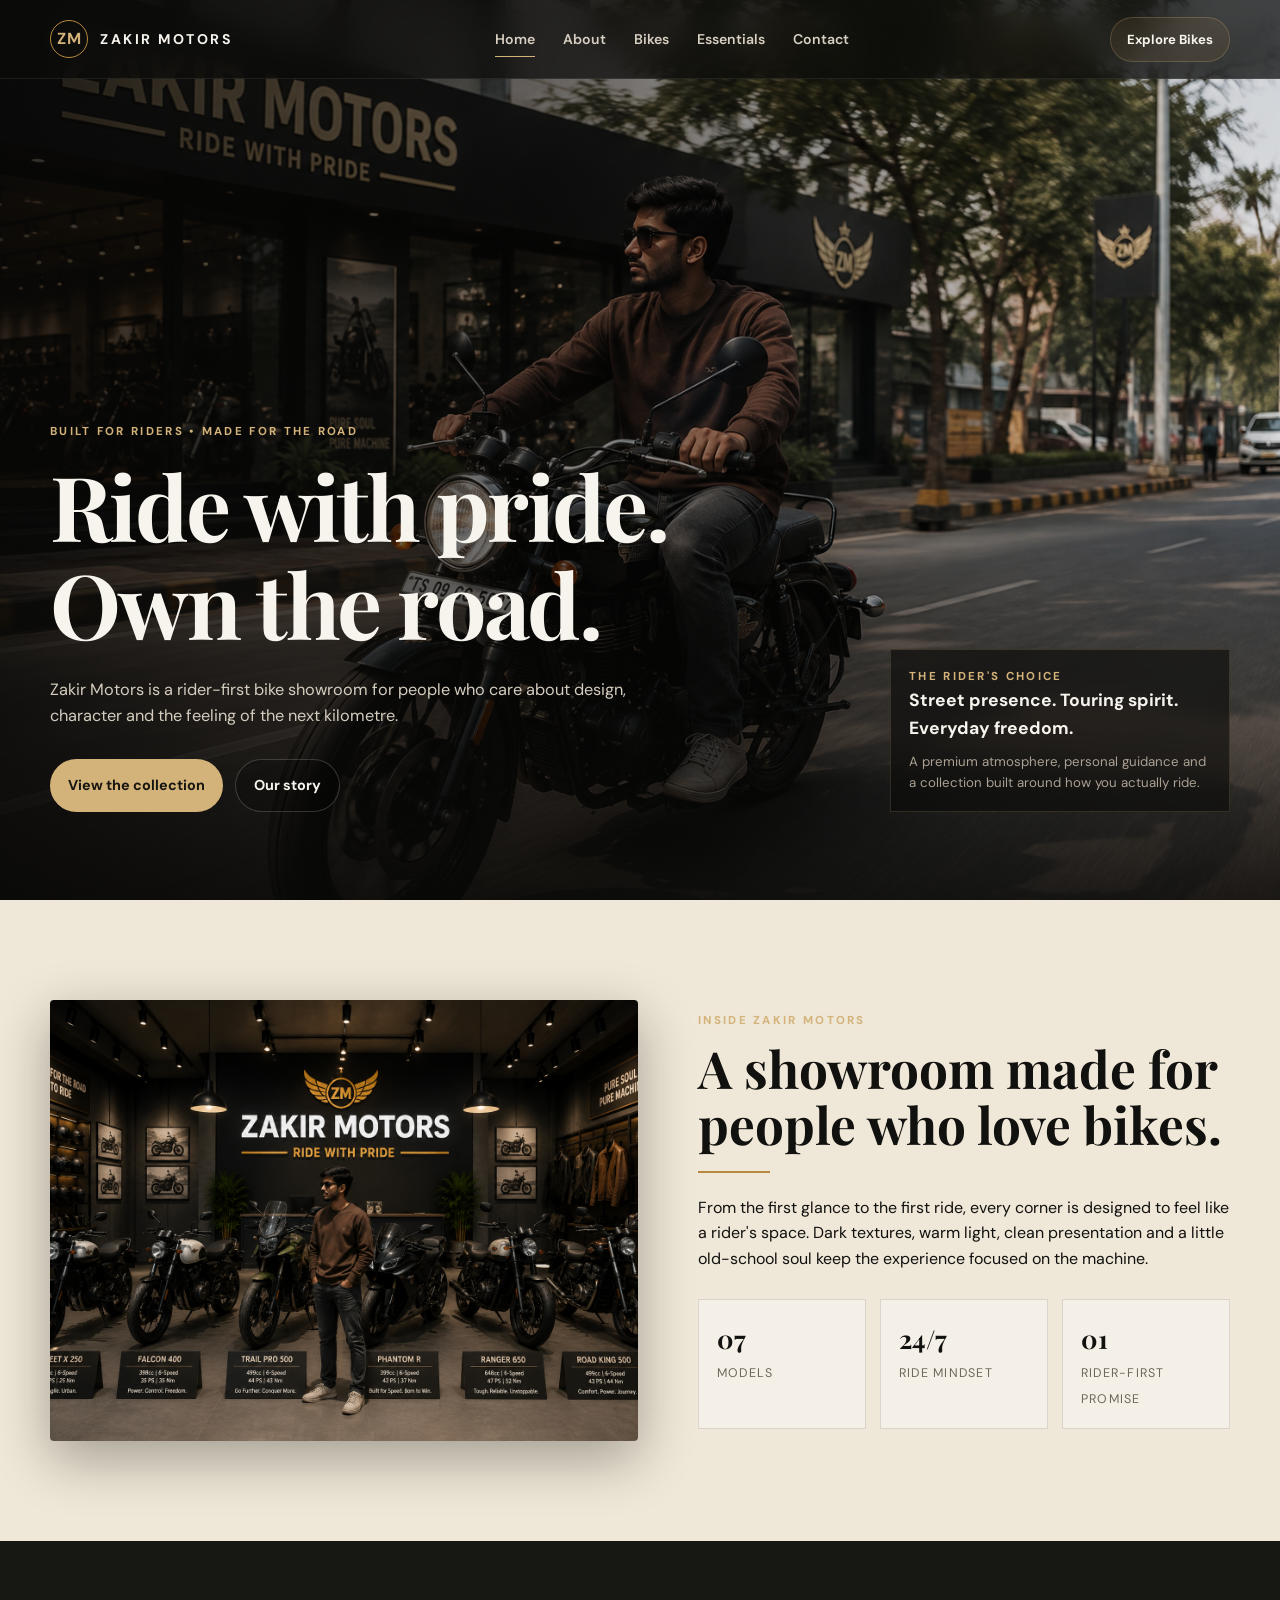
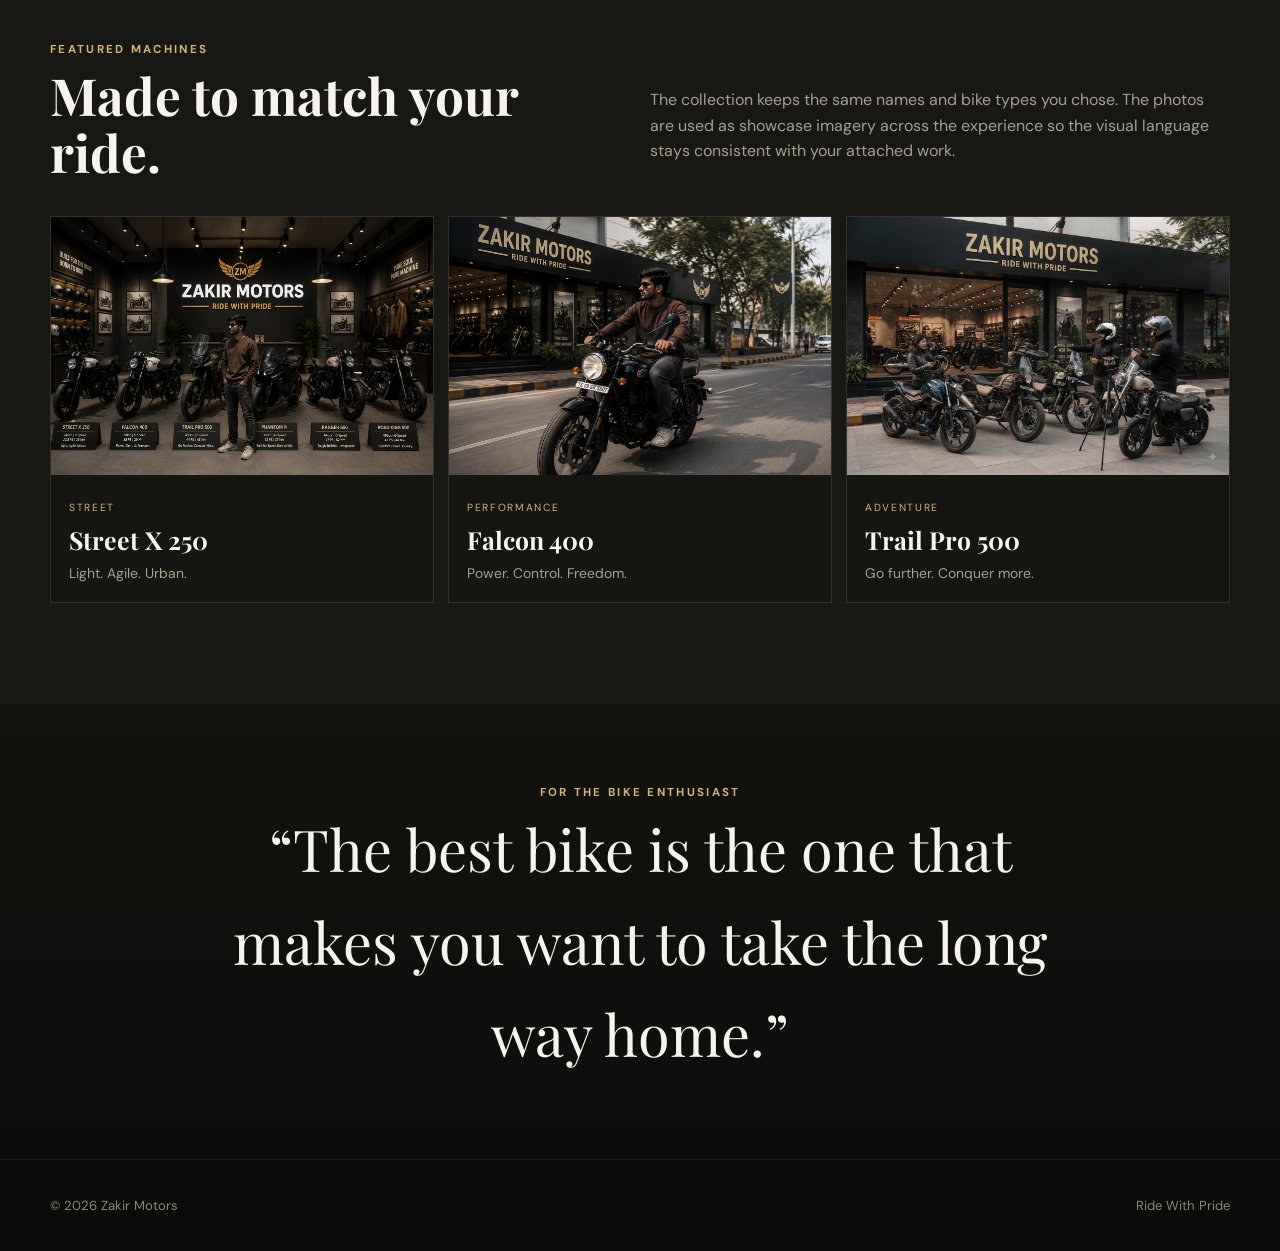
<file: index.html>
<!DOCTYPE html>
<html lang="en">
<head>
  <meta charset="UTF-8">
  <meta name="viewport" content="width=device-width, initial-scale=1.0">
  <title>Zakir Motors | Ride With Pride</title>
  <link rel="stylesheet" href="style.css">
</head>
<body>
<header class="site-header">
  <div class="container nav">
    <a class="brand" href="index.html" target="_blank" rel="noopener">
      <span class="brand-mark">ZM</span><span class="brand-wordmark">ZAKIR MOTORS</span>
    </a>
    <nav class="nav-links">
      <a class="active" href="index.html" target="_blank" rel="noopener">Home</a>
      <a href="about.html" target="_blank" rel="noopener">About</a>
      <a href="bikes.html" target="_blank" rel="noopener">Bikes</a>
      <a href="services.html" target="_blank" rel="noopener">Essentials</a>
      <a href="contact.html" target="_blank" rel="noopener">Contact</a>
    </nav>
    <a class="nav-cta" href="bikes.html" target="_blank" rel="noopener">Explore Bikes</a>
    <button class="menu-btn" aria-label="Open menu">Menu</button>
  </div>
</header>

<main>
  <!-- HERO: The attached riding photo is used here because it naturally carries the showroom identity and rider-focused feel. -->
  <section class="hero">
    <img class="hero-image" src="assets/images/hero-rider.png" alt="Rider on a Zakir Motors bike outside the showroom">
    <div class="container hero-content">
      <div class="hero-grid">
        <div class="hero-copy">
          <div class="eyebrow">Built for riders • Made for the road</div>
          <h1>Ride with pride.<br>Own the road.</h1>
          <p class="lead">Zakir Motors is a rider-first bike showroom for people who care about design, character and the feeling of the next kilometre.</p>
          <div class="hero-actions">
            <a class="btn btn-primary" href="bikes.html" target="_blank" rel="noopener">View the collection</a>
            <a class="btn btn-secondary" href="about.html" target="_blank" rel="noopener">Our story</a>
          </div>
        </div>
        <div class="hero-note">
          <div class="eyebrow">The rider's choice</div>
          <strong>Street presence. Touring spirit. Everyday freedom.</strong>
          <p style="color:#aaa093;margin:8px 0 0;font-size:.83rem;">A premium atmosphere, personal guidance and a collection built around how you actually ride.</p>
        </div>
      </div>
    </div>
  </section>

  <section class="section section-cream">
    <div class="container split">
      <div class="media-frame">
        <img src="assets/images/showroom-collection.png" alt="Zakir Motors showroom collection">
      </div>
      <div>
        <div class="eyebrow">Inside Zakir Motors</div>
        <h2 style="margin-top:10px;">A showroom made for people who love bikes.</h2>
        <div class="gold-line"></div>
        <p>From the first glance to the first ride, every corner is designed to feel like a rider's space. Dark textures, warm light, clean presentation and a little old-school soul keep the experience focused on the machine.</p>
        <div class="stats">
          <div class="stat"><b>07</b><span>Models</span></div>
          <div class="stat"><b>24/7</b><span>Ride mindset</span></div>
          <div class="stat"><b>01</b><span>Rider-first promise</span></div>
        </div>
      </div>
    </div>
  </section>

  <section class="section section-dark">
    <div class="container">
      <div class="section-head">
        <div>
          <div class="eyebrow">Featured machines</div>
          <h2 style="margin-top:8px;">Made to match your ride.</h2>
        </div>
        <p>The collection keeps the same names and bike types you chose. The photos are used as showcase imagery across the experience so the visual language stays consistent with your attached work.</p>
      </div>
      <div class="bike-strip">
        <article class="bike-card"><img src="assets/images/showroom-collection.png" alt="Zakir Motors bike collection"><div class="bike-card-body"><small>Street</small><h3>Street X 250</h3><p>Light. Agile. Urban.</p></div></article>
        <article class="bike-card"><img src="assets/images/hero-rider.png" alt="Rider on a Zakir Motors bike"><div class="bike-card-body"><small>Performance</small><h3>Falcon 400</h3><p>Power. Control. Freedom.</p></div></article>
        <article class="bike-card"><img src="assets/images/rider-community.png" alt="Riders outside Zakir Motors"><div class="bike-card-body"><small>Adventure</small><h3>Trail Pro 500</h3><p>Go further. Conquer more.</p></div></article>
      </div>
    </div>
  </section>

  <section class="quote-band">
    <div class="container">
      <div class="eyebrow">For the bike enthusiast</div>
      <blockquote>“The best bike is the one that makes you want to take the long way home.”</blockquote>
    </div>
  </section>
</main>

<footer><div class="container footer-row"><span>© 2026 Zakir Motors</span><span>Ride With Pride</span></div></footer>
<script src="script.js"></script>
</body>
</html>
</file>
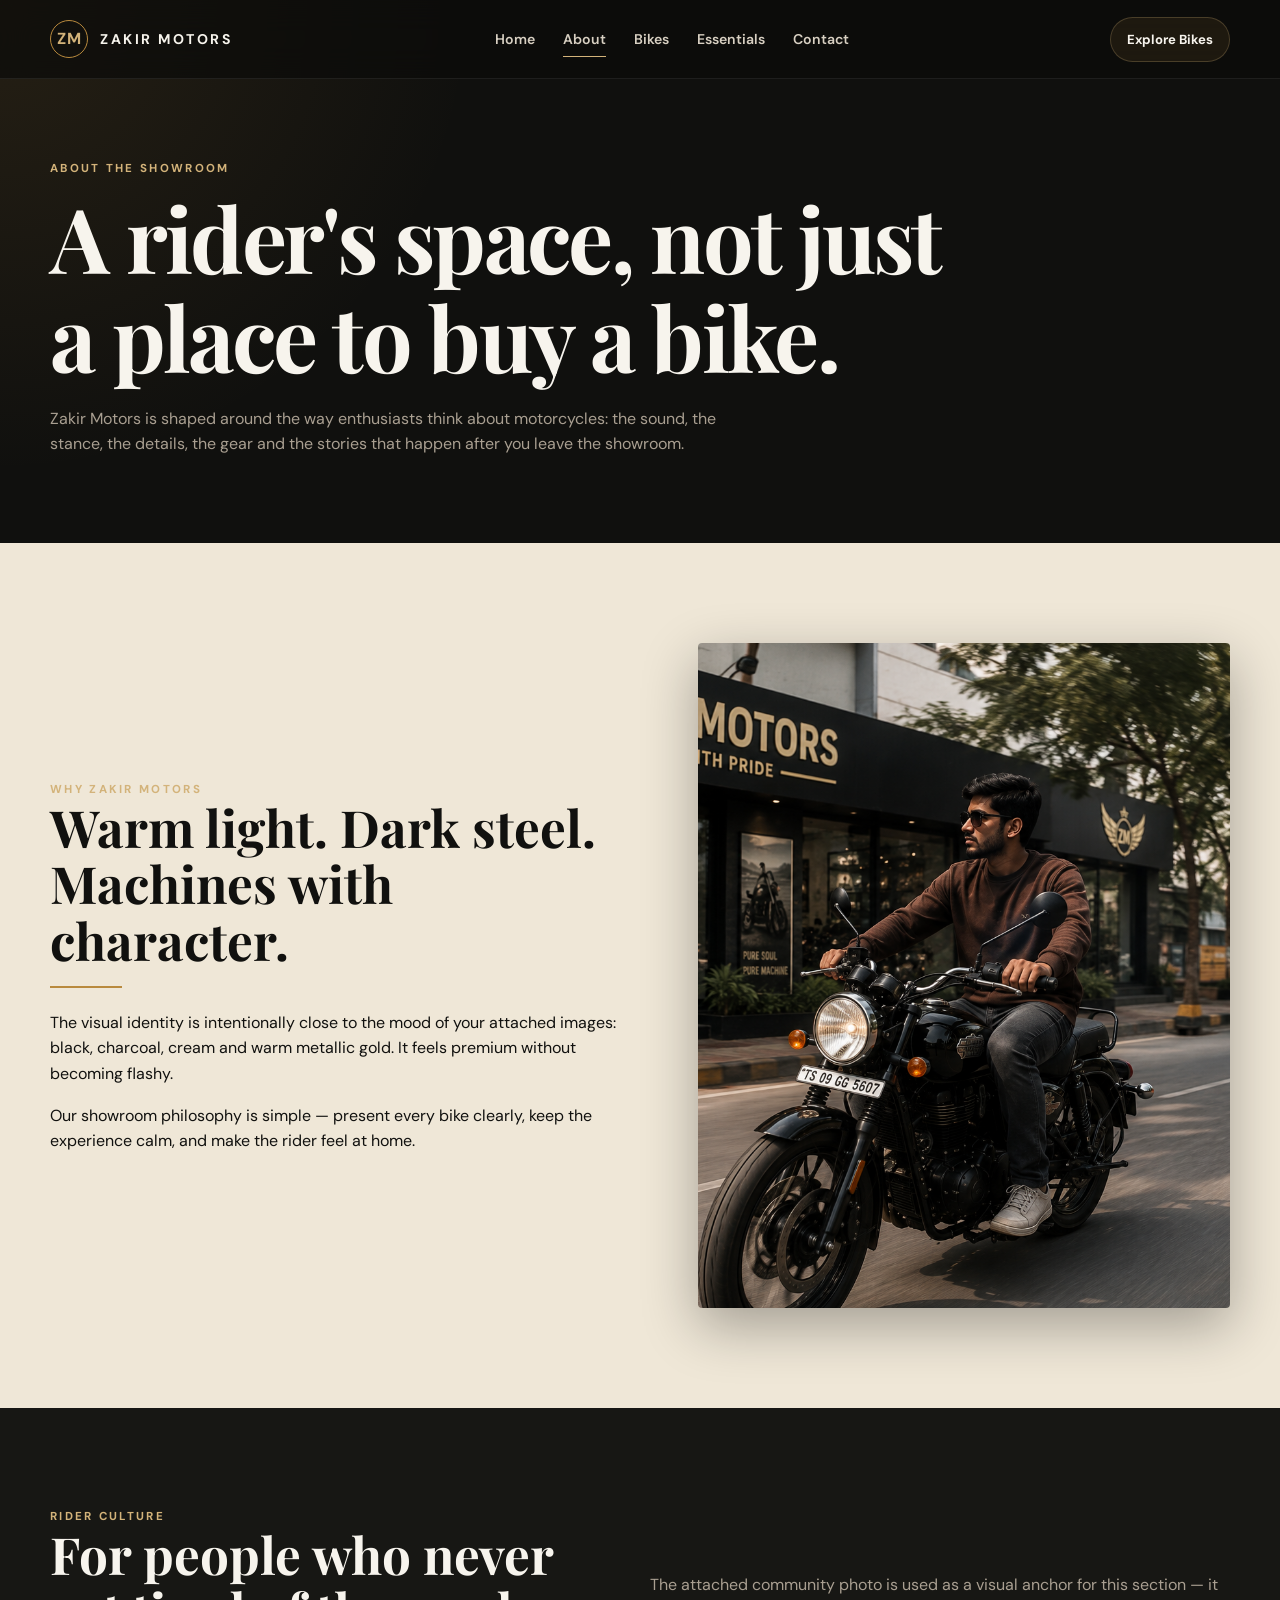
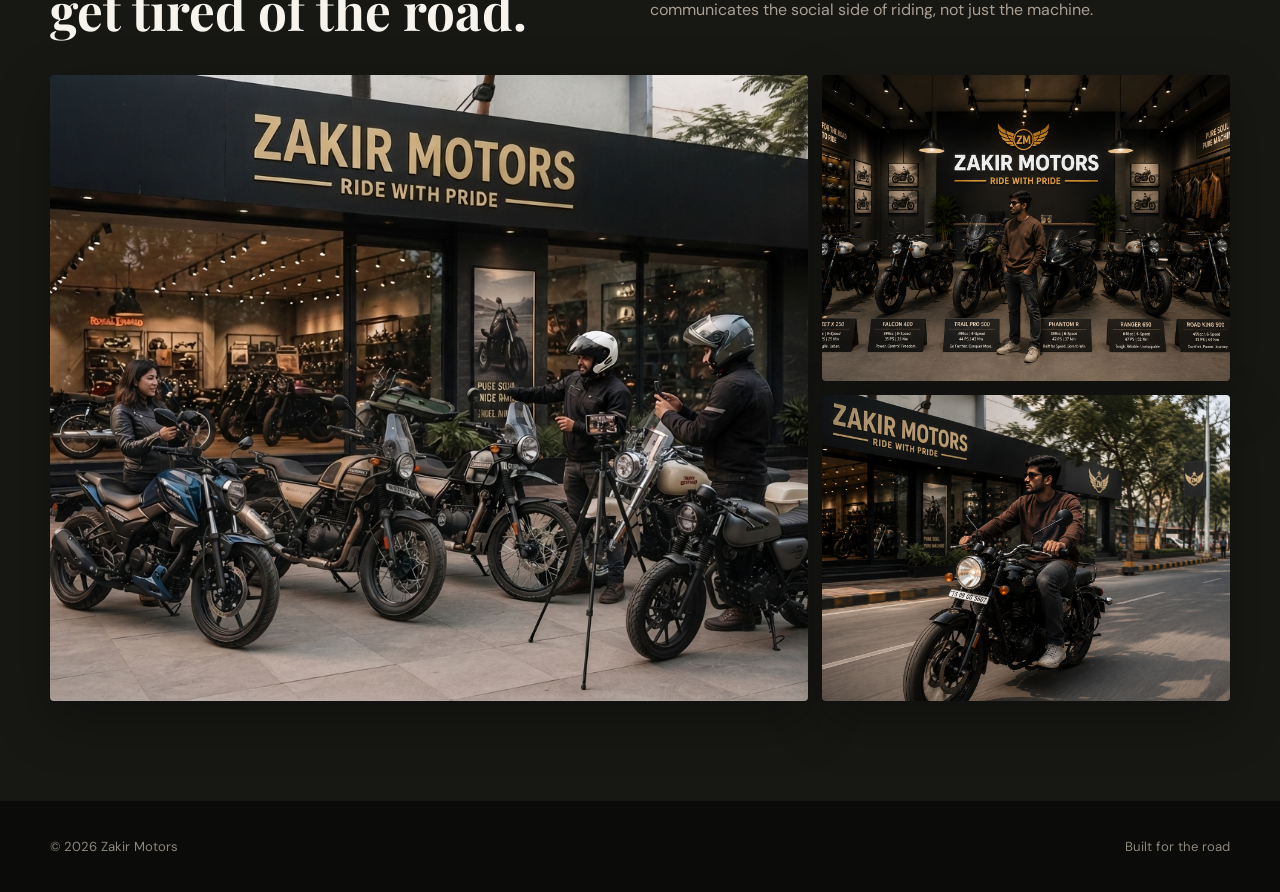
<file: about.html>
<!DOCTYPE html>
<html lang="en"><head><meta charset="UTF-8"><meta name="viewport" content="width=device-width, initial-scale=1.0"><title>About | Zakir Motors</title><link rel="stylesheet" href="style.css"></head>
<body>
<header class="site-header"><div class="container nav"><a class="brand" href="index.html" target="_blank" rel="noopener"><span class="brand-mark">ZM</span><span class="brand-wordmark">ZAKIR MOTORS</span></a><nav class="nav-links"><a href="index.html" target="_blank" rel="noopener">Home</a><a class="active" href="about.html" target="_blank" rel="noopener">About</a><a href="bikes.html" target="_blank" rel="noopener">Bikes</a><a href="services.html" target="_blank" rel="noopener">Essentials</a><a href="contact.html" target="_blank" rel="noopener">Contact</a></nav><a class="nav-cta" href="bikes.html" target="_blank" rel="noopener">Explore Bikes</a><button class="menu-btn">Menu</button></div></header>
<main>
  <section class="page-hero"><div class="container"><div class="eyebrow">About the showroom</div><h1>A rider's space, not just a place to buy a bike.</h1><p>Zakir Motors is shaped around the way enthusiasts think about motorcycles: the sound, the stance, the details, the gear and the stories that happen after you leave the showroom.</p></div></section>
  <section class="section section-cream"><div class="container split"><div><div class="eyebrow">Why Zakir Motors</div><h2>Warm light. Dark steel. Machines with character.</h2><div class="gold-line"></div><p>The visual identity is intentionally close to the mood of your attached images: black, charcoal, cream and warm metallic gold. It feels premium without becoming flashy.</p><p>Our showroom philosophy is simple — present every bike clearly, keep the experience calm, and make the rider feel at home.</p></div><div class="media-frame tall"><img src="assets/images/hero-rider.png" alt="Zakir Motors rider experience"></div></div></section>
  <section class="section section-dark"><div class="container"><div class="section-head"><div><div class="eyebrow">Rider culture</div><h2>For people who never get tired of the road.</h2></div><p>The attached community photo is used as a visual anchor for this section — it communicates the social side of riding, not just the machine.</p></div><div class="gallery"><div class="media-frame big"><img src="assets/images/rider-community.png" alt="Riders gathering outside Zakir Motors"></div><div class="stack"><div class="media-frame small"><img src="assets/images/showroom-collection.png" alt="Zakir Motors indoor bike collection"></div><div class="media-frame small"><img src="assets/images/hero-rider.png" alt="Rider leaving Zakir Motors showroom"></div></div></div></div></section>
</main><footer><div class="container footer-row"><span>© 2026 Zakir Motors</span><span>Built for the road</span></div></footer><script src="script.js"></script></body></html>
</file>
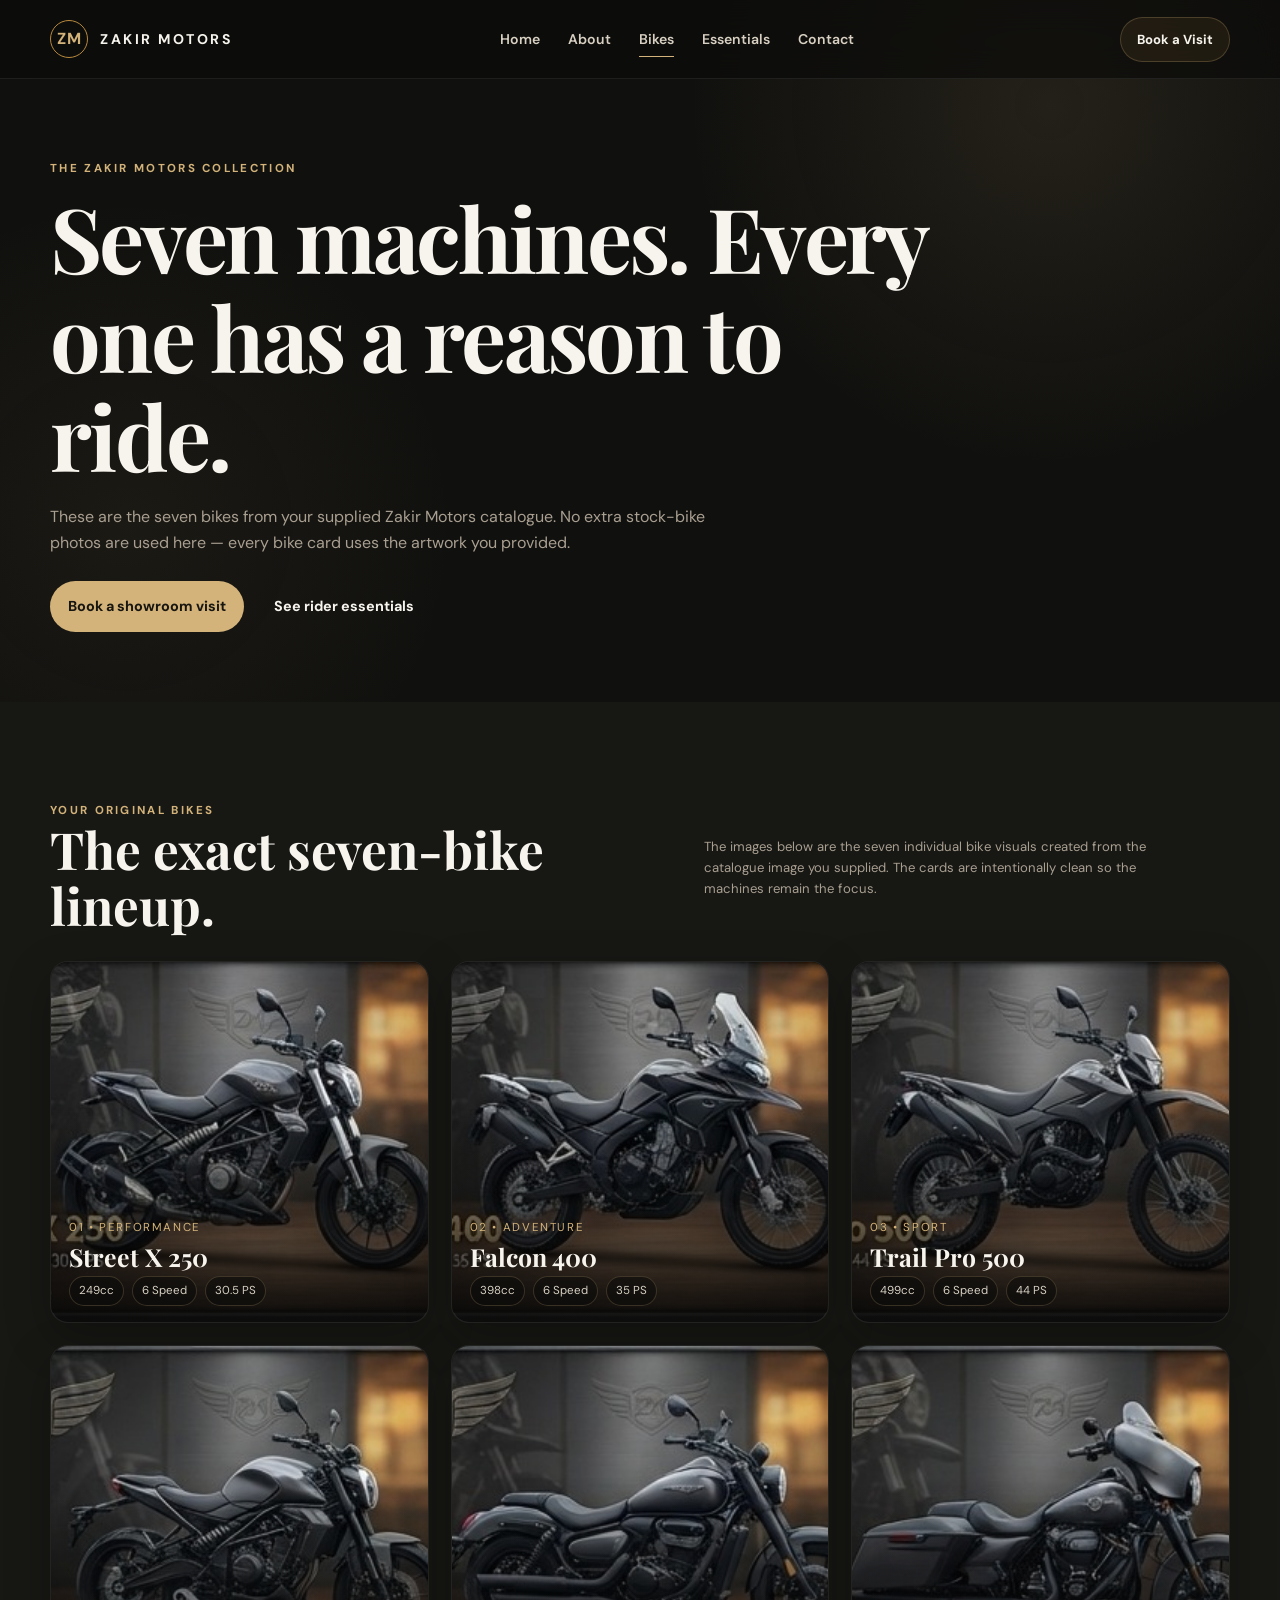
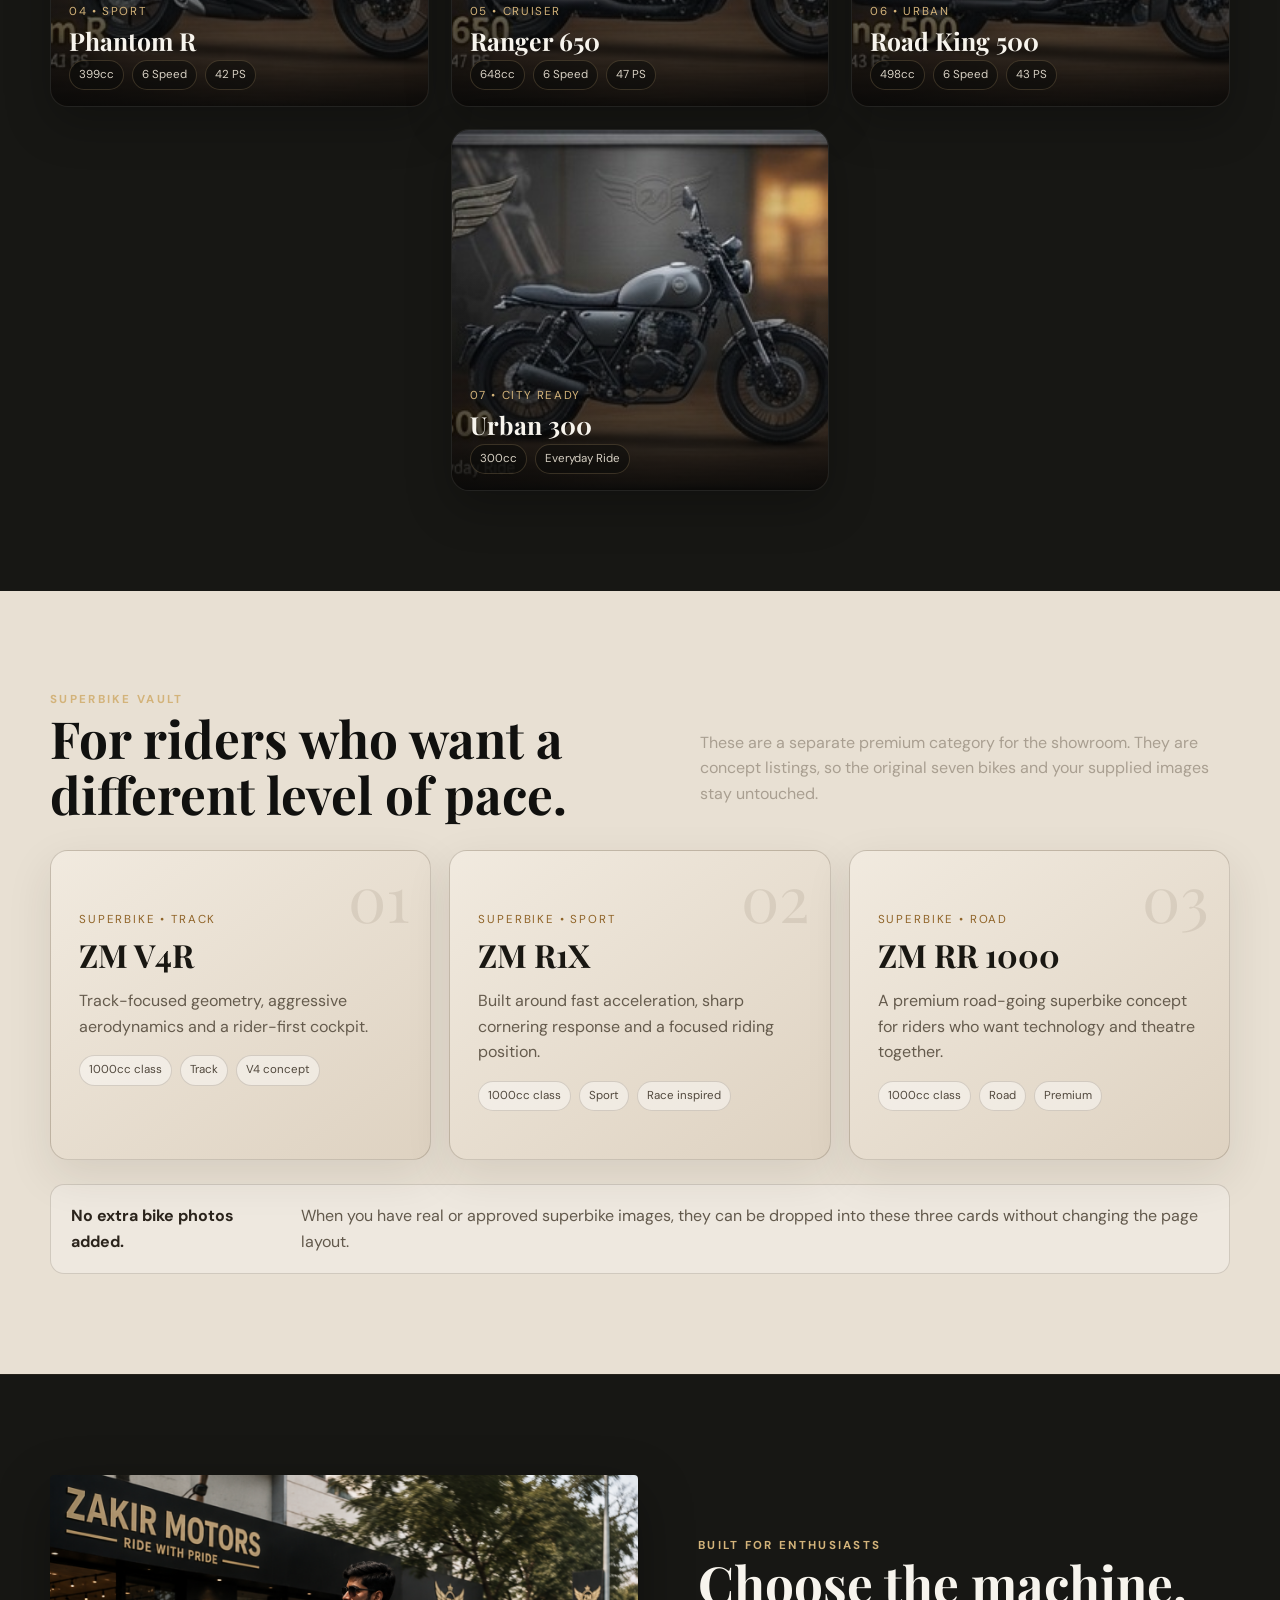
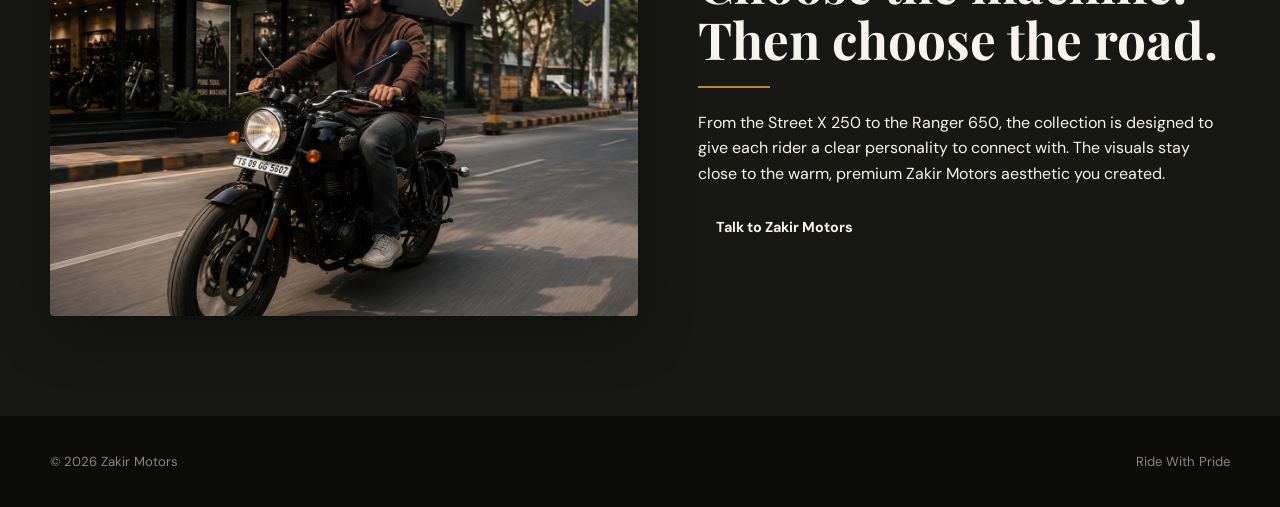
<file: bikes.html>
<!DOCTYPE html>
<html lang="en">
<head>
<meta charset="UTF-8">
<meta name="viewport" content="width=device-width, initial-scale=1.0">
<title>Bikes | Zakir Motors</title>
<link rel="stylesheet" href="style.css">
</head>
<body>
<header class="site-header">
  <div class="container nav">
    <a class="brand" href="index.html" target="_blank" rel="noopener">
      <span class="brand-mark">ZM</span><span class="brand-wordmark">ZAKIR MOTORS</span>
    </a>
    <nav class="nav-links">
      <a href="index.html" target="_blank" rel="noopener">Home</a>
      <a href="about.html" target="_blank" rel="noopener">About</a>
      <a class="active" href="bikes.html" target="_blank" rel="noopener">Bikes</a>
      <a href="services.html" target="_blank" rel="noopener">Essentials</a>
      <a href="contact.html" target="_blank" rel="noopener">Contact</a>
    </nav>
    <a class="nav-cta" href="contact.html" target="_blank" rel="noopener">Book a Visit</a>
    <button class="menu-btn" type="button">Menu</button>
  </div>
</header>

<main>
  <section class="page-hero bike-page-hero">
    <div class="container">
      <div class="eyebrow">The Zakir Motors collection</div>
      <h1>Seven machines. Every one has a reason to ride.</h1>
      <p>These are the seven bikes from your supplied Zakir Motors catalogue. No extra stock-bike photos are used here — every bike card uses the artwork you provided.</p>
      <div class="hero-actions" style="margin-top:26px;">
        <a class="btn btn-primary" href="contact.html" target="_blank" rel="noopener">Book a showroom visit</a>
        <a class="btn btn-ghost" href="services.html" target="_blank" rel="noopener">See rider essentials</a>
      </div>
    </div>
  </section>

  <section class="section section-dark">
    <div class="container">
      <div class="collection-intro clean-bike-intro">
        <div>
          <div class="eyebrow">Your original bikes</div>
          <h2>The exact seven-bike lineup.</h2>
        </div>
        <p class="micro-note">The images below are the seven individual bike visuals created from the catalogue image you supplied. The cards are intentionally clean so the machines remain the focus.</p>
      </div>

      <div class="bike-showcase-grid bike-grid-clean">
        <article class="bike-showcase">
          <img src="assets/images/street-x-250.jpg" alt="Street X 250">
          <div class="bike-copy">
            <div class="tagline">01 • Performance</div>
            <h3>Street X 250</h3>
            <div class="spec-row"><span>249cc</span><span>6 Speed</span><span>30.5 PS</span></div>
          </div>
        </article>

        <article class="bike-showcase">
          <img src="assets/images/falcon-400.jpg" alt="Falcon 400">
          <div class="bike-copy">
            <div class="tagline">02 • Adventure</div>
            <h3>Falcon 400</h3>
            <div class="spec-row"><span>398cc</span><span>6 Speed</span><span>35 PS</span></div>
          </div>
        </article>

        <article class="bike-showcase">
          <img src="assets/images/trail-pro-500.jpg" alt="Trail Pro 500">
          <div class="bike-copy">
            <div class="tagline">03 • Sport</div>
            <h3>Trail Pro 500</h3>
            <div class="spec-row"><span>499cc</span><span>6 Speed</span><span>44 PS</span></div>
          </div>
        </article>

        <article class="bike-showcase">
          <img src="assets/images/phantom-r.jpg" alt="Phantom R">
          <div class="bike-copy">
            <div class="tagline">04 • Sport</div>
            <h3>Phantom R</h3>
            <div class="spec-row"><span>399cc</span><span>6 Speed</span><span>42 PS</span></div>
          </div>
        </article>

        <article class="bike-showcase">
          <img src="assets/images/ranger-650.jpg" alt="Ranger 650">
          <div class="bike-copy">
            <div class="tagline">05 • Cruiser</div>
            <h3>Ranger 650</h3>
            <div class="spec-row"><span>648cc</span><span>6 Speed</span><span>47 PS</span></div>
          </div>
        </article>

        <article class="bike-showcase">
          <img src="assets/images/road-king-500.jpg" alt="Road King 500">
          <div class="bike-copy">
            <div class="tagline">06 • Urban</div>
            <h3>Road King 500</h3>
            <div class="spec-row"><span>498cc</span><span>6 Speed</span><span>43 PS</span></div>
          </div>
        </article>

        <article class="bike-showcase">
          <img src="assets/images/urban-300.jpg" alt="Urban 300">
          <div class="bike-copy">
            <div class="tagline">07 • City Ready</div>
            <h3>Urban 300</h3>
            <div class="spec-row"><span>300cc</span><span>Everyday Ride</span></div>
          </div>
        </article>
      </div>
    </div>
  </section>

  <!-- Superbike section kept as a premium category, but without adding unrelated stock photos. -->
  <section class="section section-cream superbike-clean-section">
    <div class="container">
      <div class="section-title-row">
        <div>
          <div class="eyebrow">Superbike vault</div>
          <h2>For riders who want a different level of pace.</h2>
        </div>
        <p>These are a separate premium category for the showroom. They are concept listings, so the original seven bikes and your supplied images stay untouched.</p>
      </div>

      <div class="superbike-text-grid">
        <article class="superbike-text-card">
          <div class="superbike-number">01</div>
          <div class="superbike-label">Superbike • Track</div>
          <h3>ZM V4R</h3>
          <p>Track-focused geometry, aggressive aerodynamics and a rider-first cockpit.</p>
          <div class="spec-row dark-spec"><span>1000cc class</span><span>Track</span><span>V4 concept</span></div>
        </article>
        <article class="superbike-text-card">
          <div class="superbike-number">02</div>
          <div class="superbike-label">Superbike • Sport</div>
          <h3>ZM R1X</h3>
          <p>Built around fast acceleration, sharp cornering response and a focused riding position.</p>
          <div class="spec-row dark-spec"><span>1000cc class</span><span>Sport</span><span>Race inspired</span></div>
        </article>
        <article class="superbike-text-card">
          <div class="superbike-number">03</div>
          <div class="superbike-label">Superbike • Road</div>
          <h3>ZM RR 1000</h3>
          <p>A premium road-going superbike concept for riders who want technology and theatre together.</p>
          <div class="spec-row dark-spec"><span>1000cc class</span><span>Road</span><span>Premium</span></div>
        </article>
      </div>

      <div class="supersport-note">
        <strong>No extra bike photos added.</strong>
        <span>When you have real or approved superbike images, they can be dropped into these three cards without changing the page layout.</span>
      </div>
    </div>
  </section>

  <section class="section section-dark bike-story-strip">
    <div class="container split">
      <div class="media-frame"><img src="assets/images/hero-rider.png" alt="Zakir Motors rider enjoying a motorcycle ride"></div>
      <div>
        <div class="eyebrow">Built for enthusiasts</div>
        <h2>Choose the machine. Then choose the road.</h2>
        <div class="gold-line"></div>
        <p>From the Street X 250 to the Ranger 650, the collection is designed to give each rider a clear personality to connect with. The visuals stay close to the warm, premium Zakir Motors aesthetic you created.</p>
        <a class="btn btn-ghost" href="contact.html" target="_blank" rel="noopener">Talk to Zakir Motors</a>
      </div>
    </div>
  </section>
</main>

<footer><div class="container footer-row"><span>© 2026 Zakir Motors</span><span>Ride With Pride</span></div></footer>
<script src="script.js"></script>
</body>
</html>
</file>
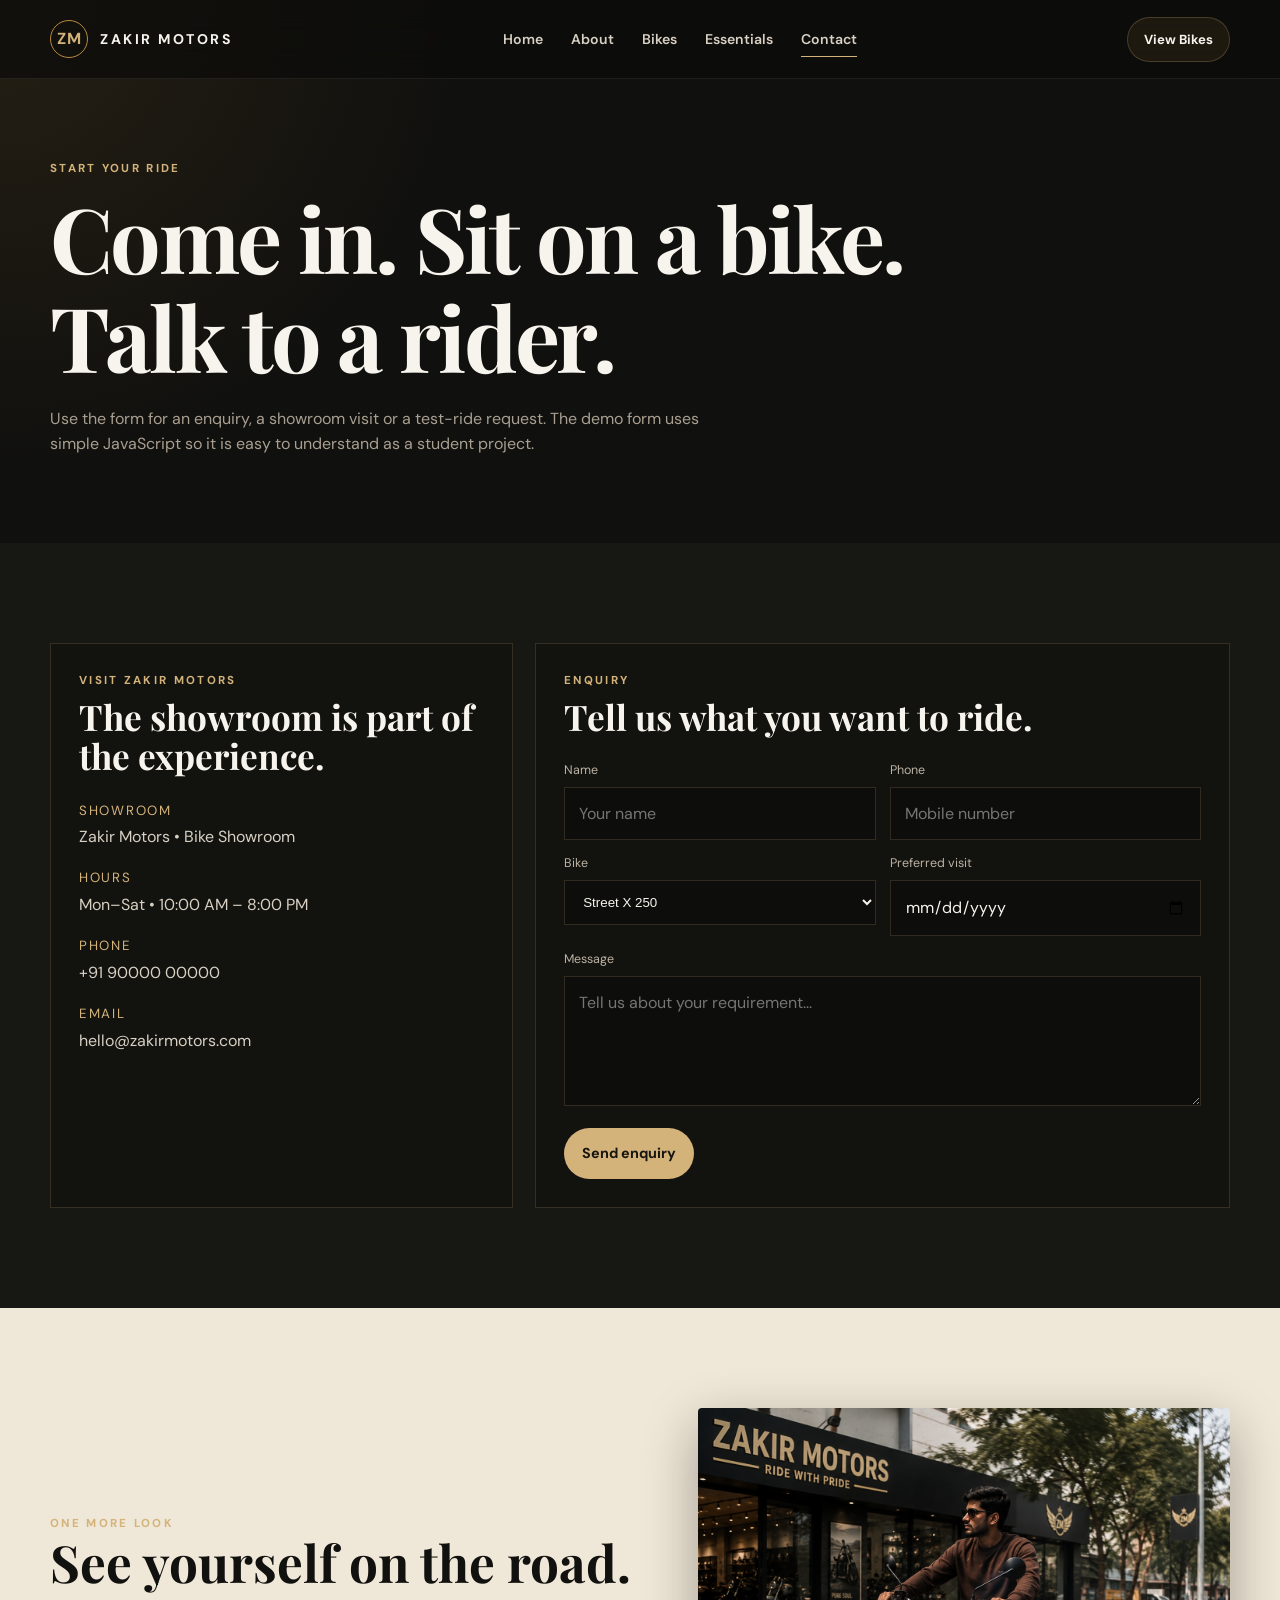
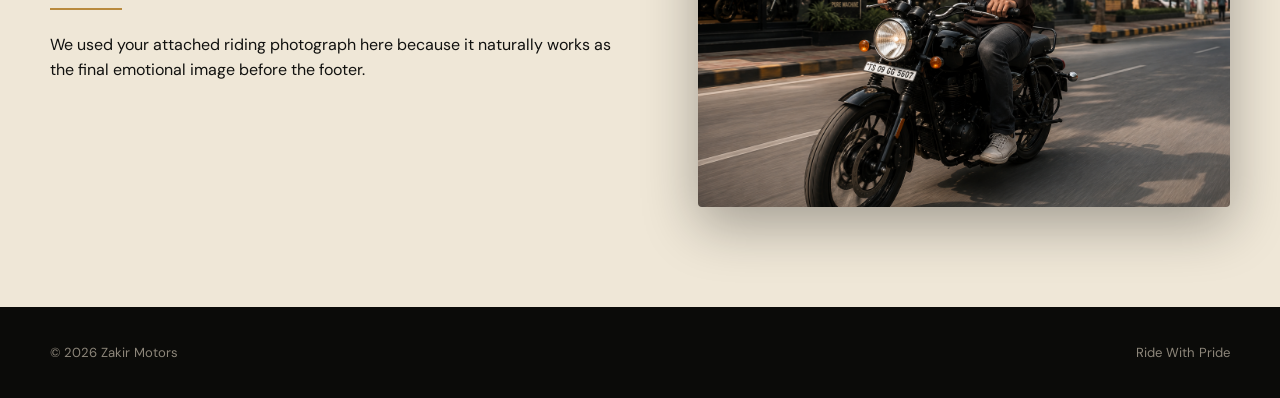
<file: contact.html>
<!DOCTYPE html>
<html lang="en"><head><meta charset="UTF-8"><meta name="viewport" content="width=device-width, initial-scale=1.0"><title>Contact | Zakir Motors</title><link rel="stylesheet" href="style.css"></head>
<body>
<header class="site-header"><div class="container nav"><a class="brand" href="index.html" target="_blank" rel="noopener"><span class="brand-mark">ZM</span><span class="brand-wordmark">ZAKIR MOTORS</span></a><nav class="nav-links"><a href="index.html" target="_blank" rel="noopener">Home</a><a href="about.html" target="_blank" rel="noopener">About</a><a href="bikes.html" target="_blank" rel="noopener">Bikes</a><a href="services.html" target="_blank" rel="noopener">Essentials</a><a class="active" href="contact.html" target="_blank" rel="noopener">Contact</a></nav><a class="nav-cta" href="bikes.html" target="_blank" rel="noopener">View Bikes</a><button class="menu-btn">Menu</button></div></header>
<main>
<section class="page-hero"><div class="container"><div class="eyebrow">Start your ride</div><h1>Come in. Sit on a bike. Talk to a rider.</h1><p>Use the form for an enquiry, a showroom visit or a test-ride request. The demo form uses simple JavaScript so it is easy to understand as a student project.</p></div></section>
<section class="section section-dark"><div class="container contact-grid">
<div class="info-card"><div class="eyebrow">Visit Zakir Motors</div><h2 style="margin-top:8px; font-size:2.2rem;">The showroom is part of the experience.</h2><div class="info-list"><div class="info-item"><small>Showroom</small><span>Zakir Motors • Bike Showroom</span></div><div class="info-item"><small>Hours</small><span>Mon–Sat • 10:00 AM – 8:00 PM</span></div><div class="info-item"><small>Phone</small><span>+91 90000 00000</span></div><div class="info-item"><small>Email</small><span>hello@zakirmotors.com</span></div></div></div>
<div class="form-card"><div class="eyebrow">Enquiry</div><h2 style="font-size:2.2rem; margin-top:8px;">Tell us what you want to ride.</h2><form id="contactForm" class="form-grid" style="margin-top:24px;"><div><label for="name">Name</label><input id="name" required placeholder="Your name"></div><div><label for="phone">Phone</label><input id="phone" required placeholder="Mobile number"></div><div><label for="bike">Bike</label><select id="bike"><option>Street X 250</option><option>Falcon 400</option><option>Trail Pro 500</option><option>Phantom R</option><option>Ranger 650</option><option>Road King 500</option><option>Urban 300</option></select></div><div><label for="visit">Preferred visit</label><input id="visit" type="date"></div><div class="full"><label for="message">Message</label><textarea id="message" placeholder="Tell us about your requirement..."></textarea></div><div class="full"><button class="btn btn-primary" type="submit">Send enquiry</button></div></form></div>
</div></section>
<section class="section section-cream"><div class="container split"><div><div class="eyebrow">One more look</div><h2>See yourself on the road.</h2><div class="gold-line"></div><p>We used your attached riding photograph here because it naturally works as the final emotional image before the footer.</p></div><div class="media-frame"><img src="assets/images/hero-rider.png" alt="Rider on a Zakir Motors motorcycle"></div></div></section>
</main><footer><div class="container footer-row"><span>© 2026 Zakir Motors</span><span>Ride With Pride</span></div></footer><script src="script.js"></script></body></html>
</file>
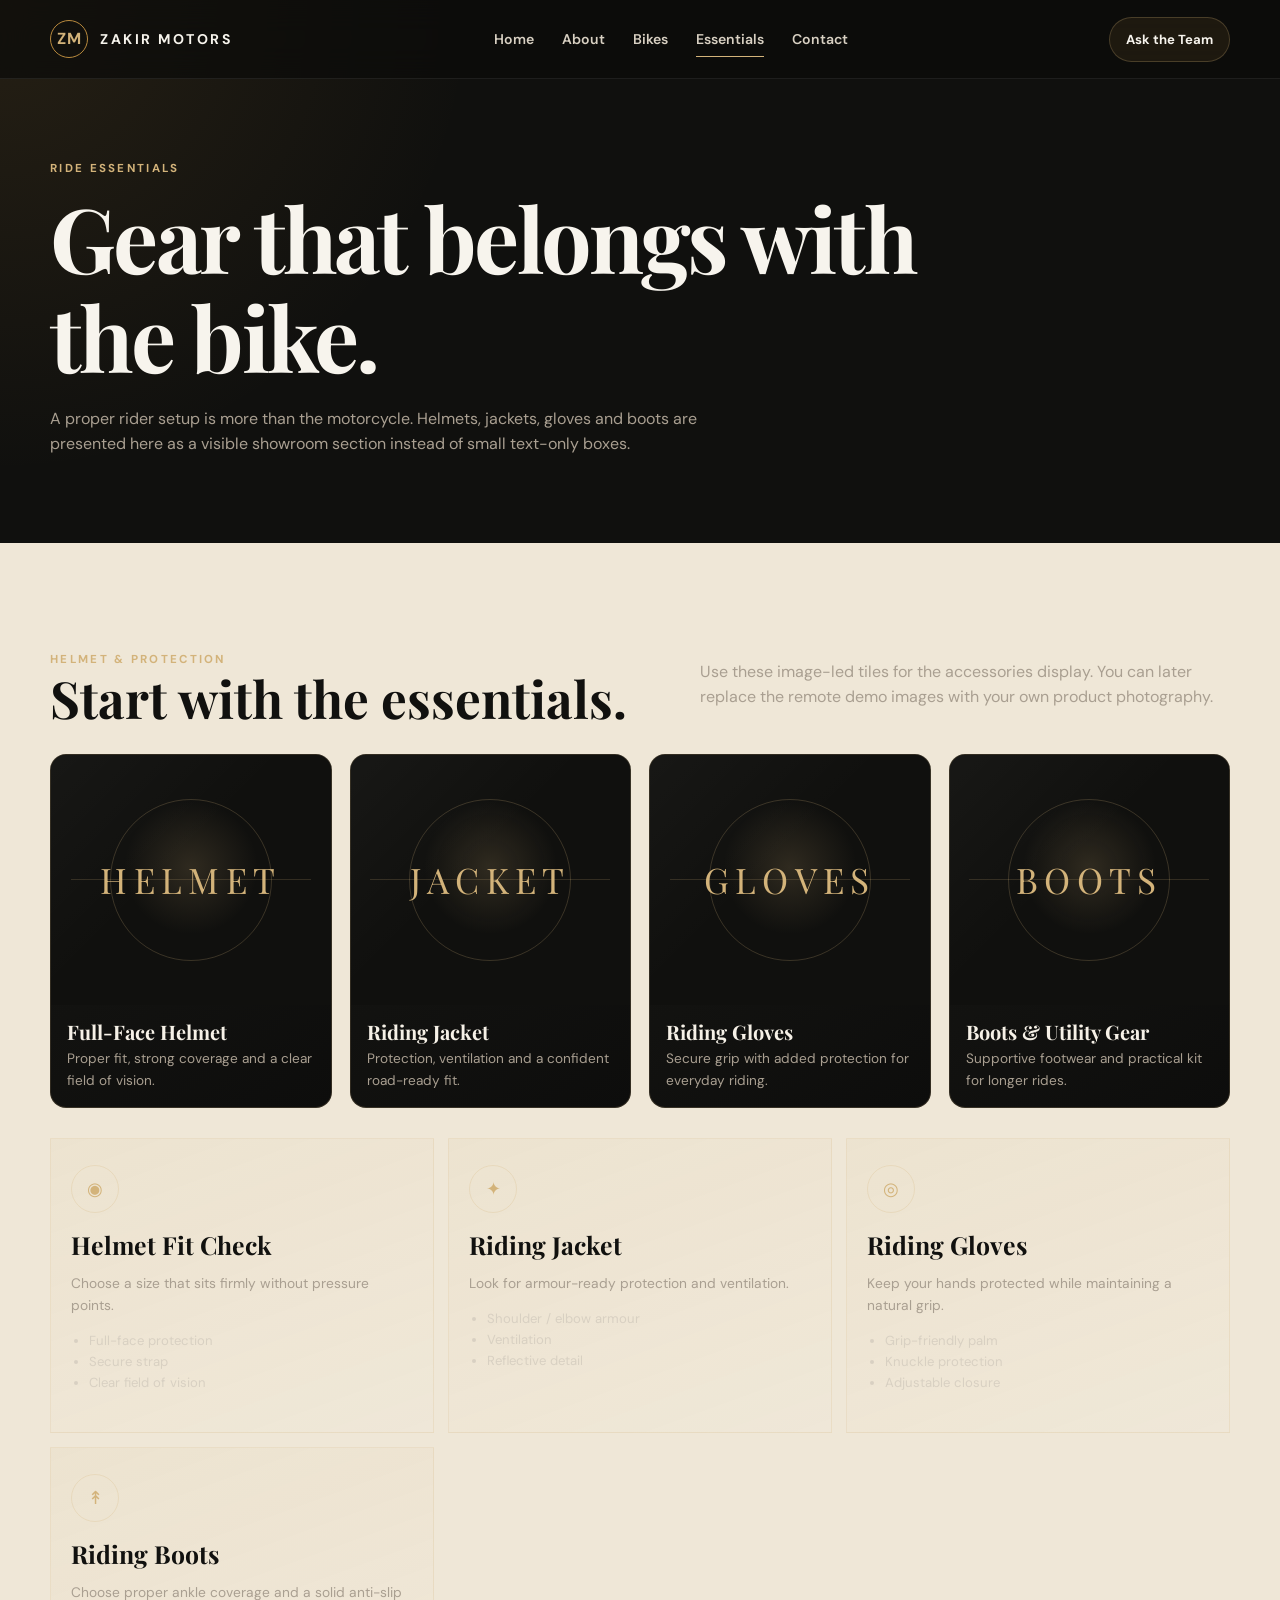
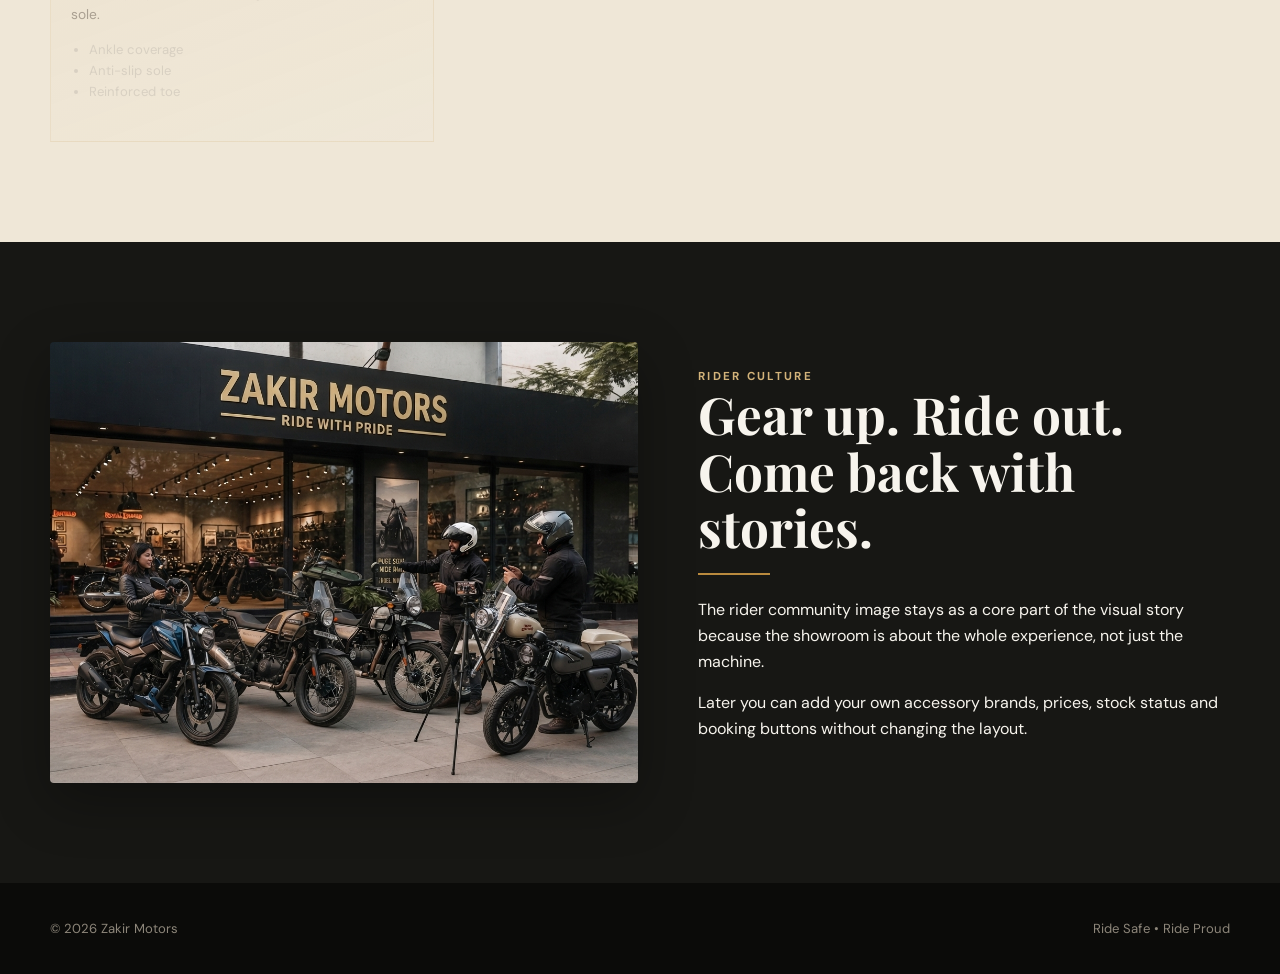
<file: services.html>
<!DOCTYPE html>
<html lang="en"><head><meta charset="UTF-8"><meta name="viewport" content="width=device-width, initial-scale=1.0"><title>Essentials | Zakir Motors</title><link rel="stylesheet" href="style.css"></head>
<body>
<header class="site-header"><div class="container nav">
<a class="brand" href="index.html" target="_blank" rel="noopener"><span class="brand-mark">ZM</span><span class="brand-wordmark">ZAKIR MOTORS</span></a>
<nav class="nav-links"><a href="index.html" target="_blank" rel="noopener">Home</a><a href="about.html" target="_blank" rel="noopener">About</a><a href="bikes.html" target="_blank" rel="noopener">Bikes</a><a class="active" href="services.html" target="_blank" rel="noopener">Essentials</a><a href="contact.html" target="_blank" rel="noopener">Contact</a></nav>
<a class="nav-cta" href="contact.html" target="_blank" rel="noopener">Ask the Team</a><button class="menu-btn">Menu</button>
</div></header>

<main>
<section class="page-hero"><div class="container"><div class="eyebrow">Ride essentials</div><h1>Gear that belongs with the bike.</h1><p>A proper rider setup is more than the motorcycle. Helmets, jackets, gloves and boots are presented here as a visible showroom section instead of small text-only boxes.</p></div></section>

<section class="section section-cream"><div class="container">
<div class="section-title-row"><div><div class="eyebrow">Helmet & protection</div><h2>Start with the essentials.</h2></div><p>Use these image-led tiles for the accessories display. You can later replace the remote demo images with your own product photography.</p></div>
<div class="accessory-photo-grid local-essentials-grid">
<article class="accessory-photo gear-placeholder"><div class="gear-visual">HELMET</div><div class="photo-info"><h3>Full-Face Helmet</h3><p>Proper fit, strong coverage and a clear field of vision.</p></div></article>
<article class="accessory-photo gear-placeholder"><div class="gear-visual">JACKET</div><div class="photo-info"><h3>Riding Jacket</h3><p>Protection, ventilation and a confident road-ready fit.</p></div></article>
<article class="accessory-photo gear-placeholder"><div class="gear-visual">GLOVES</div><div class="photo-info"><h3>Riding Gloves</h3><p>Secure grip with added protection for everyday riding.</p></div></article>
<article class="accessory-photo gear-placeholder"><div class="gear-visual">BOOTS</div><div class="photo-info"><h3>Boots & Utility Gear</h3><p>Supportive footwear and practical kit for longer rides.</p></div></article>
</div>

<div class="accessories" style="margin-top:30px;">
<article class="accessory"><div class="icon">◉</div><h3>Helmet Fit Check</h3><p>Choose a size that sits firmly without pressure points.</p><ul><li>Full-face protection</li><li>Secure strap</li><li>Clear field of vision</li></ul></article>
<article class="accessory"><div class="icon">✦</div><h3>Riding Jacket</h3><p>Look for armour-ready protection and ventilation.</p><ul><li>Shoulder / elbow armour</li><li>Ventilation</li><li>Reflective detail</li></ul></article>
<article class="accessory"><div class="icon">◎</div><h3>Riding Gloves</h3><p>Keep your hands protected while maintaining a natural grip.</p><ul><li>Grip-friendly palm</li><li>Knuckle protection</li><li>Adjustable closure</li></ul></article>
<article class="accessory"><div class="icon">↟</div><h3>Riding Boots</h3><p>Choose proper ankle coverage and a solid anti-slip sole.</p><ul><li>Ankle coverage</li><li>Anti-slip sole</li><li>Reinforced toe</li></ul></article>
</div>
</div></section>

<section class="section section-dark"><div class="container split"><div class="media-frame"><img src="assets/images/rider-community.png" alt="Riders in front of Zakir Motors showroom"></div><div><div class="eyebrow">Rider culture</div><h2>Gear up. Ride out. Come back with stories.</h2><div class="gold-line"></div><p>The rider community image stays as a core part of the visual story because the showroom is about the whole experience, not just the machine.</p><p>Later you can add your own accessory brands, prices, stock status and booking buttons without changing the layout.</p></div></div></section>
</main>
<footer><div class="container footer-row"><span>© 2026 Zakir Motors</span><span>Ride Safe • Ride Proud</span></div></footer>
<script src="script.js"></script></body></html>
</file>
<file: style.css>
@import url('https://fonts.googleapis.com/css2?family=DM+Sans:wght@400;500;600;700&family=Playfair+Display:wght@500;600;700&display=swap');

:root {
  --ink: #11110f;
  --ink-2: #171714;
  --cream: #efe7d7;
  --warm: #d3b37a;
  --gold: #b98a3e;
  --muted: #a99f91;
  --line: rgba(211,179,122,.24);
  --white: #f7f4ed;
  --shadow: 0 18px 55px rgba(0,0,0,.32);
}

* { box-sizing: border-box; }
html { scroll-behavior: smooth; }
body {
  margin: 0;
  font-family: 'DM Sans', sans-serif;
  color: var(--white);
  background: var(--ink);
  line-height: 1.6;
}
a { color: inherit; text-decoration: none; }
img { display: block; width: 100%; }
button, input, textarea { font: inherit; }

.container { width: min(1180px, calc(100% - 40px)); margin: 0 auto; }

/* Shared top navigation */
.site-header {
  position: fixed;
  top: 0;
  left: 0;
  right: 0;
  z-index: 50;
  background: rgba(12,12,10,.72);
  backdrop-filter: blur(16px);
  border-bottom: 1px solid rgba(255,255,255,.08);
}
.nav {
  height: 78px;
  display: flex;
  align-items: center;
  justify-content: space-between;
  gap: 24px;
}
.brand { display: inline-flex; align-items: center; gap: 12px; }
.brand-mark {
  width: 38px; height: 38px; border: 1px solid var(--gold); border-radius: 50%;
  display: grid; place-items: center; color: var(--warm); font-weight: 700; letter-spacing: 1px;
}
.brand-wordmark { font-weight: 700; letter-spacing: .18em; font-size: .88rem; }
.nav-links { display: flex; align-items: center; gap: 28px; }
.nav-links a {
  color: #d8d0c2; font-size: .88rem; font-weight: 600; position: relative; padding: 7px 0;
}
.nav-links a::after {
  content: ''; position: absolute; left: 0; bottom: 0; width: 100%; height: 1px;
  background: var(--warm); transform: scaleX(0); transform-origin: center; transition: transform .25s ease;
}
.nav-links a:hover::after, .nav-links a.active::after { transform: scaleX(1); }
.nav-cta {
  padding: 11px 16px; border: 1px solid var(--line); border-radius: 999px; color: var(--white);
  background: rgba(185,138,62,.10); font-size: .82rem; font-weight: 700;
}
.menu-btn { display: none; border: 1px solid var(--line); background: transparent; color: var(--white); border-radius: 10px; padding: 10px 12px; }

/* Typography */
.eyebrow { color: var(--warm); text-transform: uppercase; letter-spacing: .2em; font-size: .72rem; font-weight: 700; }
h1, h2, h3 { margin: 0; font-family: 'Playfair Display', serif; line-height: 1.1; }
h1 { font-size: clamp(3.1rem, 7vw, 6.4rem); letter-spacing: -.03em; }
h2 { font-size: clamp(2.2rem, 4vw, 4rem); }
h3 { font-size: 1.55rem; }
.lead { color: #d4ccbe; max-width: 650px; font-size: 1.02rem; }

/* Home */
.hero {
  min-height: 100vh;
  padding-top: 78px;
  display: grid;
  align-items: end;
  position: relative;
  overflow: hidden;
  background: #0b0b09;
}
.hero::before {
  content: ''; position: absolute; inset: 0;
  background: linear-gradient(90deg, rgba(8,8,7,.85) 0%, rgba(8,8,7,.48) 48%, rgba(8,8,7,.08) 100%),
              linear-gradient(0deg, rgba(8,8,7,.8) 0%, transparent 42%);
  z-index: 1;
}
.hero-image { position: absolute; inset: 0; width: 100%; height: 100%; object-fit: cover; object-position: 67% center; }
.hero-content { position: relative; z-index: 2; padding: 82px 0 88px; }
.hero-grid { display: grid; grid-template-columns: 1.15fr .85fr; gap: 40px; align-items: end; }
.hero-copy { max-width: 780px; }
.hero-copy h1 { margin-top: 14px; max-width: 720px; }
.hero-copy .lead { margin: 24px 0 30px; }
.hero-actions { display: flex; flex-wrap: wrap; gap: 12px; }
.btn { display: inline-flex; align-items: center; justify-content: center; gap: 10px; padding: 14px 18px; border-radius: 999px; font-weight: 700; font-size: .9rem; }
.btn-primary { background: var(--warm); color: #171510; }
.btn-secondary { border: 1px solid rgba(255,255,255,.18); background: rgba(0,0,0,.22); color: var(--white); }
.hero-note { justify-self: end; width: min(340px,100%); padding: 18px; background: rgba(11,11,9,.62); border: 1px solid rgba(211,179,122,.18); backdrop-filter: blur(10px); }
.hero-note strong { font-size: 1.1rem; }

.section { padding: 100px 0; }
.section-cream { background: var(--cream); color: var(--ink); }
.section-dark { background: var(--ink-2); }
.section-head { display:flex; justify-content:space-between; align-items:flex-end; gap:25px; margin-bottom:36px; }
.section-head p { max-width: 580px; color: #6f675b; }
.section-dark .section-head p { color: var(--muted); }

.split { display: grid; grid-template-columns: 1.05fr .95fr; gap: 60px; align-items: center; }
.media-frame { overflow:hidden; border-radius: 4px; box-shadow: var(--shadow); position:relative; }
.media-frame img { aspect-ratio: 4/3; object-fit: cover; }
.media-frame.tall img { aspect-ratio: 4/5; }
.gold-line { width: 72px; height: 2px; background: var(--gold); margin: 18px 0 22px; }
.stats { display:grid; grid-template-columns: repeat(3,1fr); gap: 14px; margin-top: 28px; }
.stat { padding: 18px; border:1px solid rgba(17,17,15,.12); background: rgba(255,255,255,.38); }
.stat b { display:block; font-size:1.6rem; font-family:'Playfair Display',serif; }
.stat span { font-size:.78rem; color:#6f675b; text-transform:uppercase; letter-spacing:.1em; }

.bike-strip { display:grid; grid-template-columns: repeat(3,1fr); gap: 14px; }
.bike-card { background: #151512; border: 1px solid rgba(211,179,122,.18); }
.bike-card img { aspect-ratio: 4/2.7; object-fit: cover; filter: saturate(.82); }
.bike-card-body { padding: 18px; }
.bike-card-body small { color: var(--warm); text-transform:uppercase; letter-spacing:.16em; font-size:.65rem; }
.bike-card-body h3 { margin: 8px 0; color: var(--white); }
.bike-card-body p { color: var(--muted); font-size:.87rem; margin:0; }

.quote-band { padding: 80px 0; background: linear-gradient(180deg,#12120f,#0d0d0b); border-top:1px solid rgba(255,255,255,.05); border-bottom:1px solid rgba(255,255,255,.05); text-align:center; }
.quote-band blockquote { margin:0 auto; max-width: 900px; font-family:'Playfair Display',serif; font-size:clamp(2rem,4.5vw,4rem); }

footer { padding: 35px 0; background:#0b0b09; color:#8d867a; font-size:.82rem; }
.footer-row { display:flex; justify-content:space-between; gap:20px; flex-wrap:wrap; }

/* Interior pages */
.page-hero { padding: 160px 0 70px; background: radial-gradient(circle at top left, rgba(185,138,62,.13), transparent 34%), #10100e; }
.page-hero h1 { max-width: 900px; margin-top: 10px; }
.page-hero p { color: var(--muted); max-width: 700px; margin-top: 20px; }

.bikes-grid { display:grid; grid-template-columns: repeat(2,1fr); gap: 22px; }
.bike-panel { position:relative; overflow:hidden; background:#11110e; border:1px solid rgba(211,179,122,.17); }
.bike-panel img { aspect-ratio: 16/10; object-fit:cover; transition:transform .5s ease; }
.bike-panel:hover img { transform:scale(1.035); }
.bike-panel .overlay { position:absolute; inset:auto 0 0; padding:24px; background:linear-gradient(0deg, rgba(6,6,5,.96), rgba(6,6,5,0)); }
.bike-panel .overlay span { color:var(--warm); font-size:.68rem; letter-spacing:.16em; text-transform:uppercase; }
.bike-panel .overlay h3 { margin-top:7px; }
.bike-meta { display:flex; gap: 14px; flex-wrap:wrap; margin-top:10px; color:#c8c0b1; font-size:.8rem; }

.accessories { display:grid; grid-template-columns: repeat(3,1fr); gap:14px; }
.accessory {
  border:1px solid rgba(211,179,122,.18); background:linear-gradient(160deg,rgba(211,179,122,.08),rgba(255,255,255,.015)); padding: 26px 20px;
}
.icon { width:48px; height:48px; border-radius:50%; display:grid; place-items:center; border:1px solid var(--line); color:var(--warm); font-size:1.1rem; margin-bottom:18px; }
.accessory p { color:var(--muted); font-size:.86rem; }
.accessory ul { padding-left: 18px; color:#d8d0c2; font-size:.82rem; }

.service-grid { display:grid; grid-template-columns: repeat(2,1fr); gap:22px; }
.service-card { padding:28px; border:1px solid rgba(211,179,122,.18); background:#12120f; }
.service-card p { color:var(--muted); }
.service-card .tag { display:inline-block; margin-top:12px; font-size:.72rem; color:var(--warm); letter-spacing:.12em; text-transform:uppercase; }

.contact-grid { display:grid; grid-template-columns: .8fr 1.2fr; gap:22px; }
.info-card, .form-card { background:#12120f; border:1px solid rgba(211,179,122,.18); padding:28px; }
.info-list { display:grid; gap:18px; margin-top:24px; }
.info-item small { color:var(--warm); text-transform:uppercase; letter-spacing:.13em; display:block; margin-bottom:3px; }
.info-item span { color:#d7d0c3; }
.form-grid { display:grid; grid-template-columns:1fr 1fr; gap:14px; }
label { display:block; margin-bottom:6px; font-size:.78rem; color:#bcb2a3; }
input, textarea, select { width:100%; padding:13px 14px; border:1px solid rgba(211,179,122,.18); background:#0d0d0b; color:var(--white); outline:none; }
input:focus, textarea:focus, select:focus { border-color: var(--gold); box-shadow:0 0 0 3px rgba(185,138,62,.12); }
textarea { min-height: 130px; resize:vertical; }
.full { grid-column:1 / -1; }
.form-card .btn { border:0; cursor:pointer; width:max-content; }

.gallery { display:grid; grid-template-columns: 1.3fr .7fr; gap:14px; }
.gallery img { height:100%; object-fit:cover; }
.gallery .big { min-height:520px; }
.gallery .stack { display:grid; gap:14px; }
.gallery .small { min-height:253px; }

@media (max-width: 900px) {
  .nav-links { position:absolute; top:78px; right:20px; left:20px; display:none; padding:18px; background:rgba(13,13,11,.98); border:1px solid rgba(211,179,122,.18); flex-direction:column; align-items:flex-start; }
  .nav-links.open { display:flex; }
  .menu-btn { display:block; }
  .nav-cta { display:none; }
  .hero-grid, .split, .contact-grid, .gallery { grid-template-columns:1fr; }
  .hero-note { justify-self: start; margin-top:20px; }
  .bike-strip, .bikes-grid, .accessories, .service-grid { grid-template-columns:1fr; }
  .gallery .big, .gallery .small { min-height: 360px; }
}
@media (max-width: 620px) {
  .container { width:min(100% - 28px,1180px); }
  .nav { height:70px; }
  .hero { padding-top:70px; min-height:92vh; }
  .hero-content { padding:60px 0 55px; }
  .section { padding:72px 0; }
  .stats, .form-grid { grid-template-columns:1fr; }
  .full { grid-column:auto; }
  .page-hero { padding:130px 0 55px; }
}


/* ===== Bike catalogue upgrade ===== */
.collection-intro {
  display:grid; grid-template-columns:1fr .85fr; gap:36px; align-items:end;
}
.catalogue-board {
  border:1px solid rgba(211,179,122,.22); background:#151512;
  padding:12px; box-shadow:0 20px 60px rgba(0,0,0,.26); border-radius:18px;
  margin-bottom:34px;
}
.catalogue-board img { border-radius:12px; max-height:520px; object-fit:cover; object-position:center; }
.micro-note { color:#a99f91; font-size:.82rem; max-width:460px; }

.bike-showcase-grid {
  display:grid; grid-template-columns:repeat(3,minmax(0,1fr)); gap:18px;
}
.bike-showcase {
  position:relative; overflow:hidden; min-height:345px; background:#0f0f0d;
  border:1px solid rgba(255,255,255,.08); border-radius:18px;
  box-shadow:0 16px 45px rgba(0,0,0,.25);
}
.bike-showcase img { height:350px; object-fit:cover; transition:transform .55s ease; }
.bike-showcase::after {
  content:""; position:absolute; inset:0;
  background:linear-gradient(180deg, rgba(0,0,0,0) 38%, rgba(8,8,7,.92) 100%);
}
.bike-showcase:hover img { transform:scale(1.045); }
.bike-copy { position:absolute; z-index:2; left:18px; right:18px; bottom:16px; }
.bike-copy .tagline { color:#d3b37a; font-size:.72rem; text-transform:uppercase; letter-spacing:.14em; }
.bike-copy h3 { margin:5px 0 6px; color:#f7f4ed; }
.spec-row { display:flex; gap:8px; flex-wrap:wrap; }
.spec-row span { border:1px solid rgba(211,179,122,.22); background:rgba(13,13,11,.6); border-radius:999px; padding:5px 9px; color:#d7d0c3; font-size:.72rem; }

.section-title-row {
  display:flex; justify-content:space-between; gap:25px; align-items:end; margin-bottom:28px;
}
.section-title-row p { max-width:530px; color:#a99f91; }

.superbike-grid { display:grid; grid-template-columns:repeat(2,minmax(0,1fr)); gap:20px; }
.superbike-card {
  position:relative; min-height:430px; overflow:hidden; border-radius:18px;
  border:1px solid rgba(211,179,122,.2); background:#10100e;
}
.superbike-card img { height:430px; object-fit:cover; transition:transform .55s ease; }
.superbike-card::after {
  content:""; position:absolute; inset:0;
  background:linear-gradient(180deg, rgba(8,8,7,.05) 30%, rgba(8,8,7,.94) 100%);
}
.superbike-card:hover img { transform:scale(1.05); }
.superbike-overlay { position:absolute; z-index:2; left:22px; right:22px; bottom:20px; }
.superbike-label { color:#d3b37a; font-size:.72rem; text-transform:uppercase; letter-spacing:.16em; }
.superbike-overlay h3 { font-size:2rem; margin:5px 0 6px; }
.superbike-overlay p { margin:0; color:#cfc6b8; max-width:500px; font-size:.9rem; }

.accessory-photo-grid { display:grid; grid-template-columns:repeat(4,minmax(0,1fr)); gap:18px; margin-top:26px; }
.accessory-photo {
  overflow:hidden; background:#151512; border:1px solid rgba(255,255,255,.08); border-radius:16px;
}
.accessory-photo img { height:250px; object-fit:cover; transition:transform .45s ease; }
.accessory-photo:hover img { transform:scale(1.04); }
.accessory-photo .photo-info { padding:16px; }
.accessory-photo .photo-info h3 { margin-bottom:5px; font-size:1.25rem; }
.accessory-photo .photo-info p { margin:0; color:#a99f91; font-size:.85rem; }

@media (max-width: 900px) {
  .collection-intro { grid-template-columns:1fr; }
  .bike-showcase-grid { grid-template-columns:repeat(2,1fr); }
  .accessory-photo-grid { grid-template-columns:repeat(2,1fr); }
}
@media (max-width: 620px) {
  .bike-showcase-grid,.superbike-grid,.accessory-photo-grid { grid-template-columns:1fr; }
  .bike-showcase img,.superbike-card img { height:320px; }
  .accessory-photo img { height:230px; }
}

/* ===== Clean bikes page ===== */
.bike-page-hero {
  background:
    radial-gradient(circle at 82% 15%, rgba(211,179,122,.10), transparent 30%),
    radial-gradient(circle at 10% 75%, rgba(211,179,122,.06), transparent 26%),
    #10100e;
}
.clean-bike-intro { align-items:center; margin-bottom:28px; }
.bike-grid-clean { gap:22px; }
.bike-grid-clean .bike-showcase { min-height:360px; background:#10100e; }
.bike-grid-clean .bike-showcase img { height:360px; object-fit:cover; object-position:center; }
.bike-grid-clean .bike-showcase:nth-child(7) { grid-column:2; }
.superbike-clean-section { background:#e8e0d3; }
.superbike-text-grid { display:grid; grid-template-columns:repeat(3,1fr); gap:18px; }
.superbike-text-card {
  position:relative; min-height:310px; padding:28px; overflow:hidden;
  border:1px solid rgba(75,59,42,.22); border-radius:18px; background:linear-gradient(145deg,#f1eadf,#ded2c1);
  box-shadow:0 16px 45px rgba(48,36,25,.10); transition:transform .25s ease, box-shadow .25s ease;
}
.superbike-text-card:hover { transform:translateY(-6px); box-shadow:0 24px 55px rgba(48,36,25,.16); }
.superbike-number { position:absolute; top:14px; right:20px; font-family:'Playfair Display',serif; font-size:4rem; color:rgba(75,59,42,.10); line-height:1; }
.superbike-text-card .superbike-label { color:#8f6327; margin-top:32px; }
.superbike-text-card h3 { margin:7px 0 10px; font-size:2rem; color:#191712; }
.superbike-text-card p { color:#655b4d; max-width:360px; }
.dark-spec span { background:rgba(255,255,255,.44); border-color:rgba(75,59,42,.18); color:#51483d; }
.supersport-note {
  margin-top:24px; display:flex; justify-content:space-between; gap:20px; padding:18px 20px;
  border:1px solid rgba(75,59,42,.18); border-radius:14px; background:rgba(255,255,255,.28); color:#62594c;
}
.supersport-note strong { color:#2b241c; }
.bike-story-strip { border-top:1px solid rgba(211,179,122,.08); }
@media (max-width: 900px) {
  .bike-grid-clean .bike-showcase:nth-child(7) { grid-column:auto; }
  .superbike-text-grid { grid-template-columns:1fr 1fr; }
  .supersport-note { flex-direction:column; }
}
@media (max-width: 620px) {
  .bike-grid-clean .bike-showcase img { height:320px; }
  .superbike-text-grid { grid-template-columns:1fr; }
}

/* Essentials without unrelated stock photography */
.gear-placeholder { background:linear-gradient(145deg,#171714,#0d0d0c); border-color:rgba(211,179,122,.18); }
.gear-visual {
  height:250px; display:grid; place-items:center; position:relative; overflow:hidden;
  font-family:'Playfair Display',serif; font-size:2.2rem; letter-spacing:.18em; color:#d3b37a;
  background:
    radial-gradient(circle at 50% 45%, rgba(211,179,122,.16), transparent 34%),
    linear-gradient(135deg, rgba(255,255,255,.03), transparent 45%), #10100e;
}
.gear-visual::before { content:""; position:absolute; width:160px; height:160px; border:1px solid rgba(211,179,122,.22); border-radius:50%; }
.gear-visual::after { content:""; position:absolute; width:240px; height:1px; background:rgba(211,179,122,.18); }
.gear-placeholder .photo-info { color:#f6f1e7; }
.gear-placeholder .photo-info h3 { color:#f6f1e7; }
.gear-placeholder .photo-info p { color:#a99f91; }
</file>
